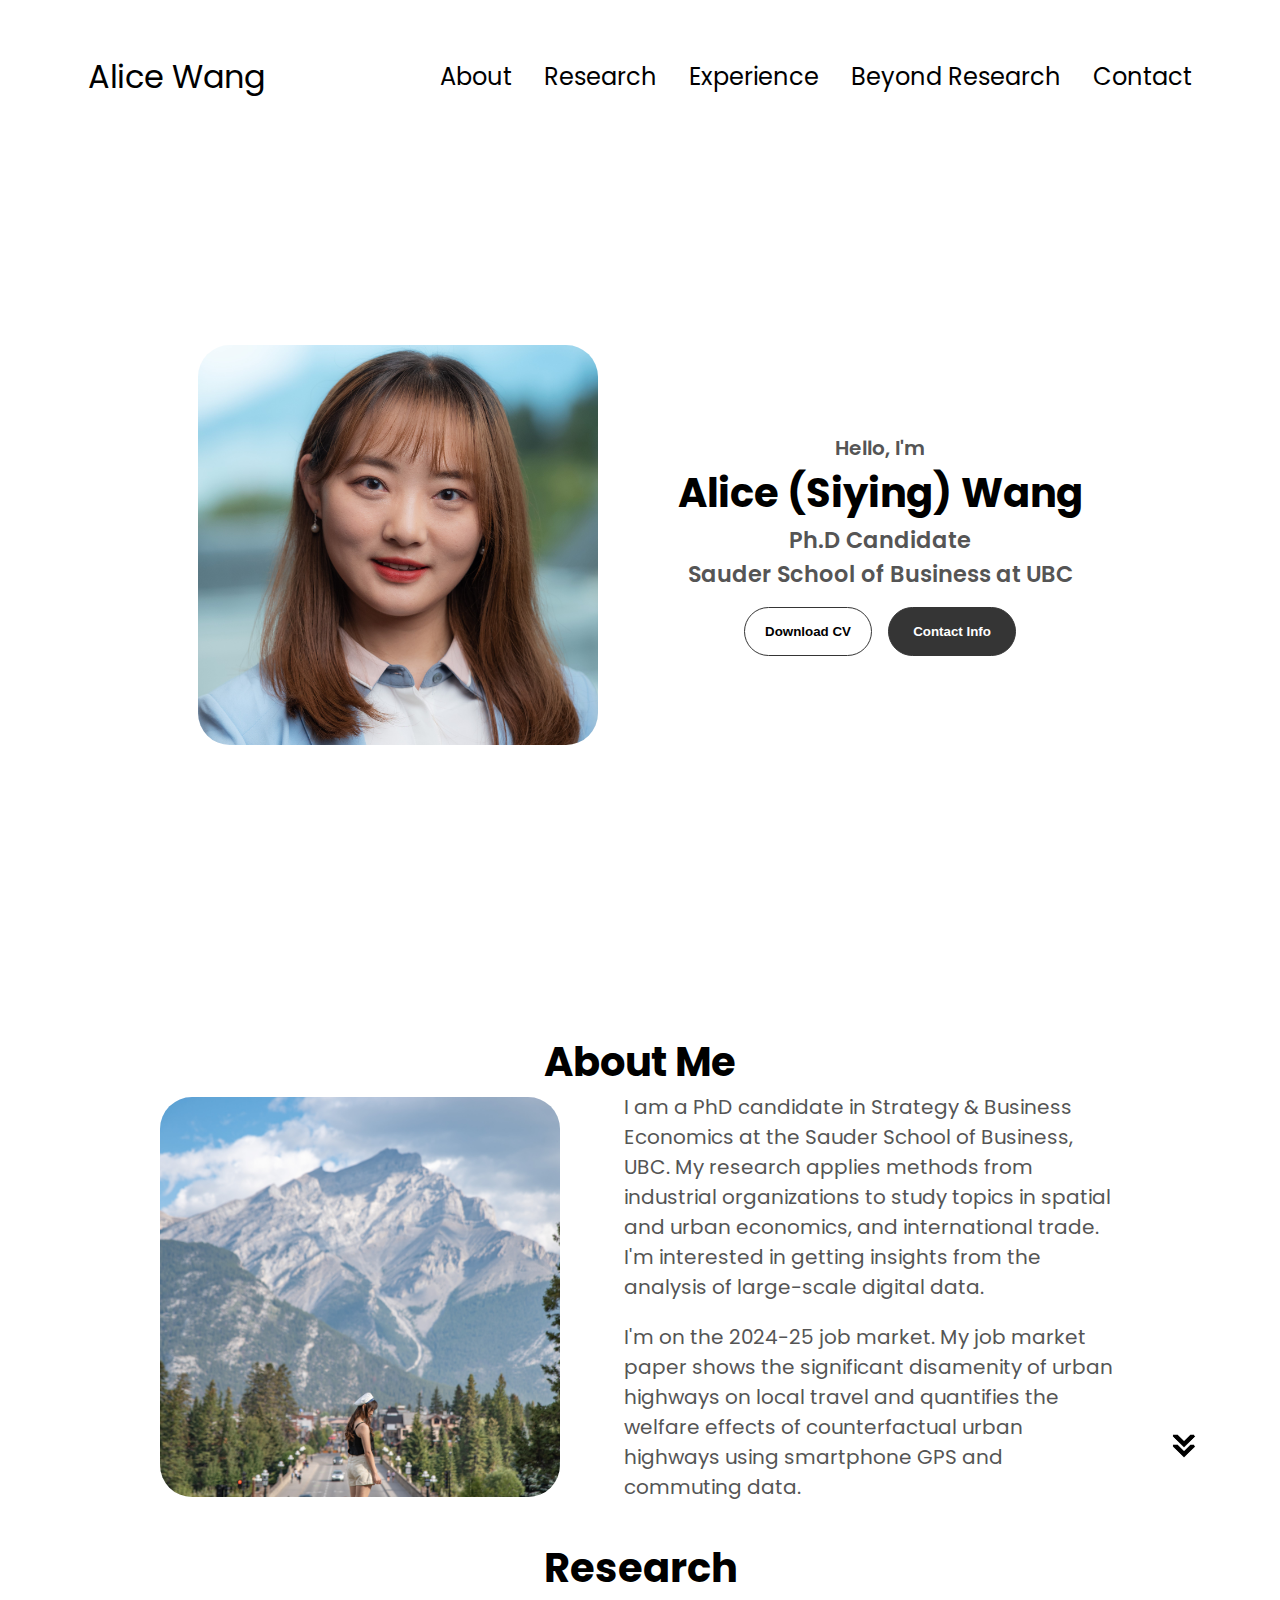
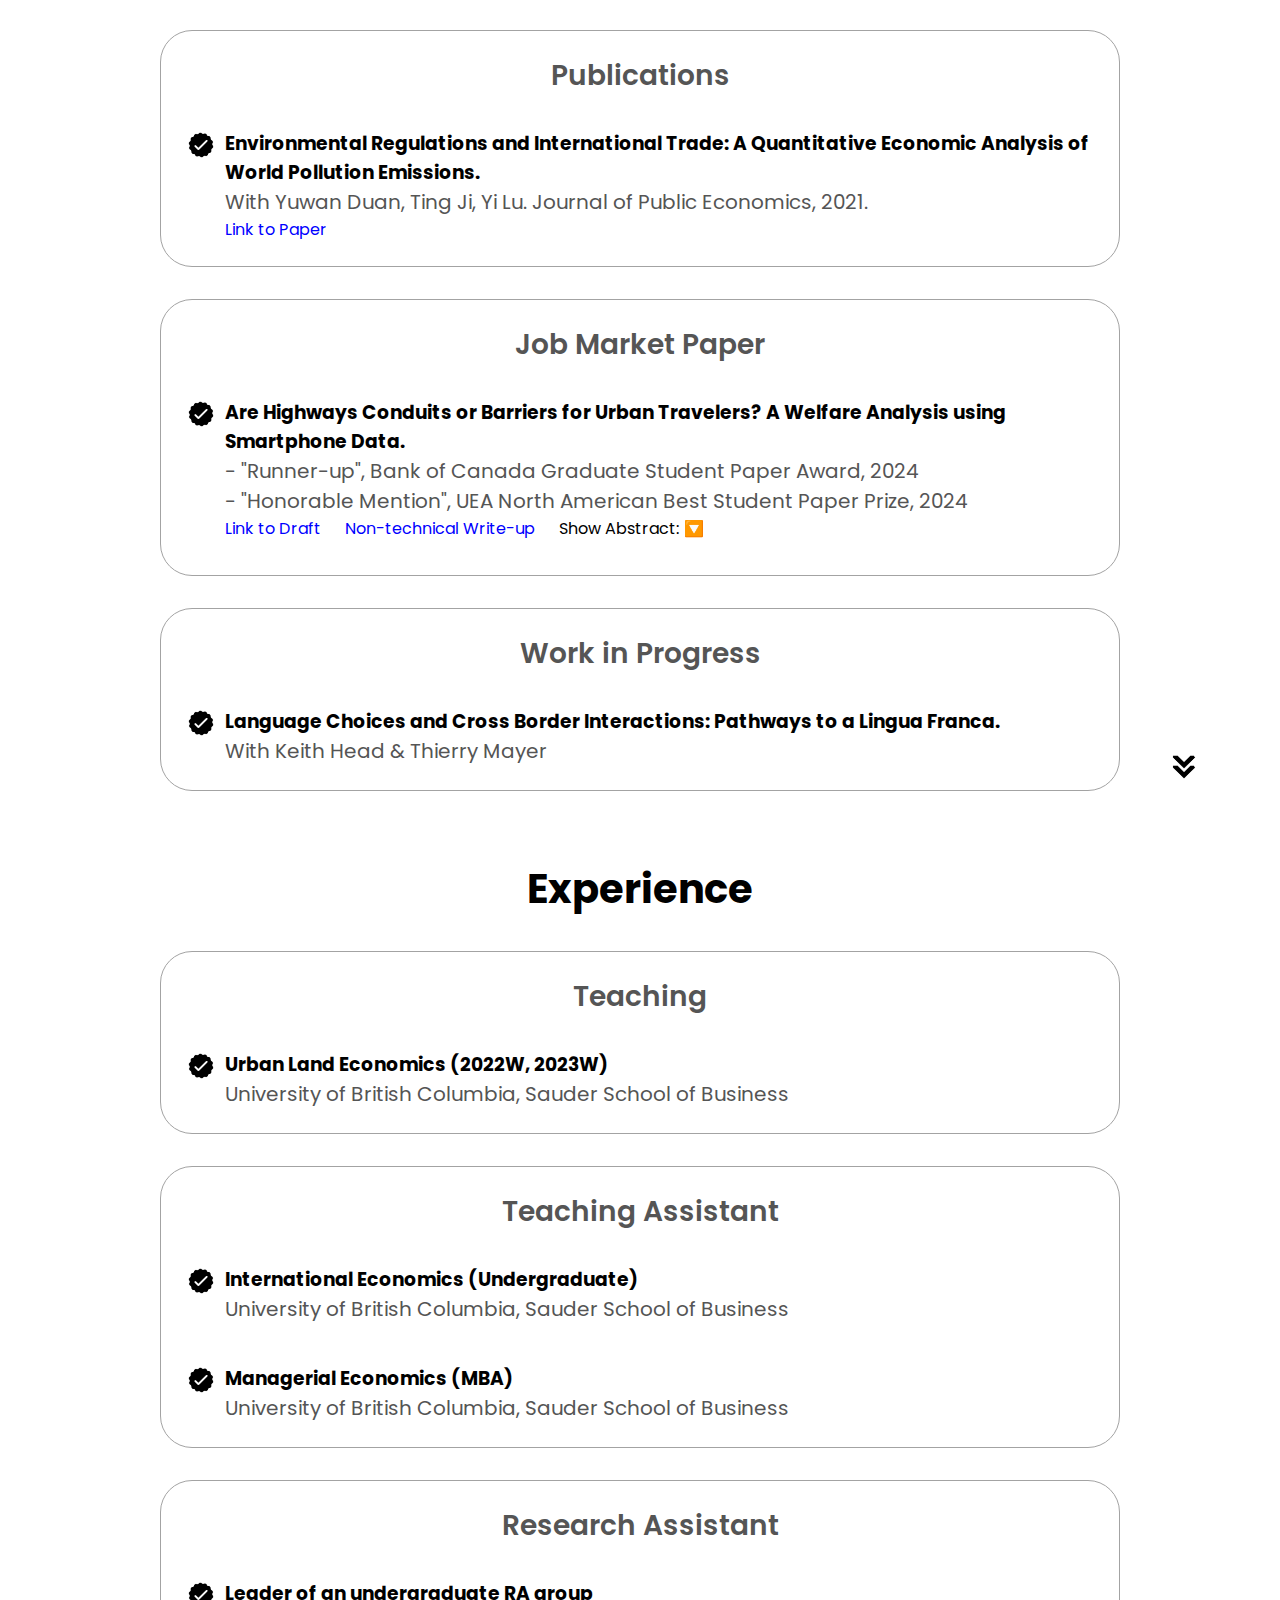
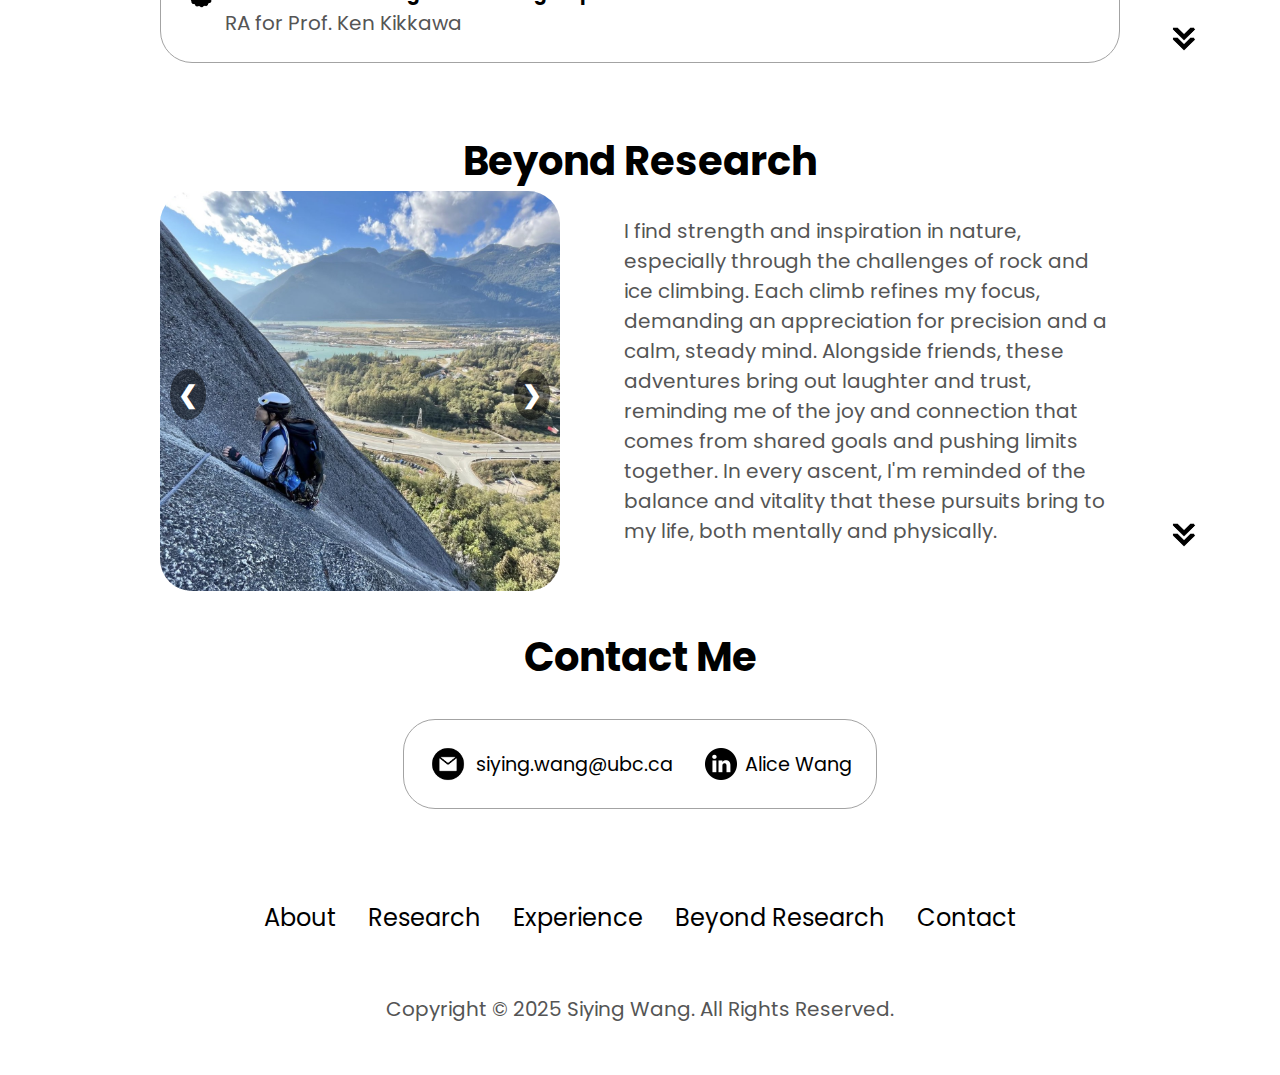
<file: index.html>
<!DOCTYPE html>
<html lang="en">
  <head>
    <meta charset="UTF-8" />
    <meta http-equiv="X-UA-Compatible" content="IE=edge" />
    <meta name="viewport" content="width=device-width, initial-scale=1.0" />
    <!-- <title>Alice Wang</title> -->
    <title>Alice Wang | Ph.D Candidate, Sauder School of Business at UBC</title>
    <meta
      name="description"
      content="Alice Wang, a Ph.D. candidate at UBC Sauder School of Business, 
      researching spatial and urban economics. Explore my research and contact details here."
    />
    <link rel="icon" type="image/png" href="./assets/ice cream.png" />
    <link rel="stylesheet" href="style.css" />
    <link rel="stylesheet" href="mediaqueries.css" />
  </head>
  <body>
    <nav id="desktop-nav">
      <div class="logo">Alice Wang</div>
      <div>
        <ul class="nav-links">
          <li><a href="#about">About</a></li>
          <li><a href="#Research">Research</a></li>
          <li><a href="#Experience">Experience</a></li>
          <li><a href="#BeyondResearch">Beyond Research</a></li>
          <li><a href="#contact">Contact</a></li>
        </ul>
      </div>
    </nav>
    <nav id="hamburger-nav">
      <div class="logo">Alice Wang</div>
      <div class="hamburger-menu">
        <div class="hamburger-icon" onclick="toggleMenu()">
          <span></span>
          <span></span>
          <span></span>
        </div>
        <div class="menu-links">
          <li><a href="#about" onclick="toggleMenu()">About</a></li>
          <li><a href="#Research" onclick="toggleMenu()">Research</a></li>
          <li><a href="#Experience" onclick="toggleMenu()">Experience</a></li>
          <li>
            <a href="#BeyondResearch" onclick="toggleMenu()">Beyond Research</a>
          </li>
          <!-- new add -->
          <li><a href="#contact" onclick="toggleMenu()">Contact</a></li>
        </div>
      </div>
    </nav>
    <section id="profile">
      <div class="section__pic-container">
        <img
          src="./assets/Siying Wang photo sq.jpg"
          alt="Siying Wang profile picture"
          class="about-pic"
        />
      </div>
      <div class="section__text">
        <p class="section__text__p1">Hello, I'm</p>
        <h1 class="title">Alice (Siying) Wang</h1>
        <p class="section__text__p2">
          Ph.D Candidate<br />
          Sauder School of Business at UBC
        </p>
        <div class="btn-container">
          <button
            class="btn btn-color-2"
            onclick="window.open('./assets/CV_Siying_Wang.pdf')"
          >
            Download CV
          </button>
          <button class="btn btn-color-1" onclick="location.href='./#contact'">
            Contact Info
          </button>
        </div>
        <!-- <div id="socials-container">
          <img
            src="./assets/linkedin.png"
            alt="My LinkedIn profile"
            class="icon"
            onclick="location.href='https://linkedin.com/'"
          />
          <img
            src="./assets/github.png"
            alt="My Github profile"
            class="icon"
            onclick="location.href='https://github.com/'"
          />
        </div> -->
      </div>
    </section>
    <section id="about">
      <!-- <p class="section__text__p1">Get To Know More</p> -->
      <h1 class="title">About Me</h1>
      <div class="section-container">
        <div class="section__pic-container">
          <img
            src="./assets/about sq.jpg"
            alt="Profile picture"
            class="about-pic"
          />
        </div>
        <div class="about-details-container">
          <!-- <div class="about-containers">
            <div class="details-container">
              <h4 style="font-size: 18px">Ph.D Candidate</h4>
              <p style="font-size: 14px">
                University of British Columbia, Sauder School of Business
              </p>
            </div>
          </div> -->
          <div class="text-container">
            <p style="margin-bottom: 20px">
              I am a PhD candidate in Strategy & Business Economics at the
              Sauder School of Business, UBC. My research applies methods from
              industrial organizations to study topics in spatial and urban
              economics, and international trade. I'm interested in getting
              insights from the analysis of large-scale digital data.
            </p>
            <p>
              I'm on the 2024-25 job market. My job market paper shows the
              significant disamenity of urban highways on local travel and
              quantifies the welfare effects of counterfactual urban highways
              using smartphone GPS and commuting data.
            </p>
          </div>
        </div>
      </div>
      <img
        src="./assets/arrow.png"
        alt="Arrow icon"
        class="icon arrow"
        onclick="location.href='./#Research'"
      />
    </section>
    <section id="Research">
      <!-- <p class="section__text__p1">Explore My</p> -->
      <h1 class="title">Research</h1>
      <div class="Research-details-container">
        <div class="Research-containers">
          <div class="details-container">
            <h2 class="Research-sub-title">Publications</h2>
            <div class="article-container">
              <article>
                <img
                  src="./assets/checkmark.png"
                  alt="Research icon"
                  class="icon"
                />
                <div>
                  <h3>
                    Environmental Regulations and International Trade: A
                    Quantitative Economic Analysis of World Pollution Emissions.
                  </h3>
                  <p>
                    With Yuwan Duan, Ting Ji, Yi Lu. Journal of Public
                    Economics, 2021.
                  </p>
                  <a
                    href="https://doi.org/10.1016/j.jpubeco.2021.104521"
                    class="custom-link"
                    >Link to Paper</a
                  >
                </div>
              </article>
            </div>
          </div>
          <div class="details-container">
            <h2 class="Research-sub-title">Job Market Paper</h2>
            <div class="article-container">
              <article>
                <img
                  src="./assets/checkmark.png"
                  alt="Research icon"
                  class="icon"
                />
                <div>
                  <h3>
                    Are Highways Conduits or Barriers for Urban Travelers? A
                    Welfare Analysis using Smartphone Data.
                  </h3>
                  <p>
                    - "Runner-up", Bank of Canada Graduate Student Paper Award,
                    2024
                  </p>
                  <p>
                    - "Honorable Mention", UEA North American Best Student Paper
                    Prize, 2024
                  </p>
                  <a
                    class="custom-link"
                    id="link-to-paper"
                    onclick="window.open('./assets/JMP_Draft.pdf')"
                  >
                    Link to Draft
                  </a>
                  <a
                    class="custom-link"
                    id="link-to-paper"
                    onclick="window.open('./assets/JMP Write-up.pdf')"
                  >
                    Non-technical Write-up
                  </a>
                  <input type="checkbox" id="toggle" class="toggle-checkbox" />
                  <label for="toggle" class="clickable-label"
                    >Show Abstract:</label
                  >
                  <!-- "clickable-label" -->
                  <div class="content">
                    <p>
                      This paper uses smartphone GPS data to study the impact of
                      highways on intracity non-work travel within the Seattle
                      MSA. Using a discrete choice framework, I show that
                      destinations that are accessed by traveling on or across a
                      highway are visited 17% less than other destinations,
                      ceteris paribus. This effect is non-linear in travel
                      distance and is especially significant for short trips by
                      travelers in urbanized zones. I then quantify the welfare
                      effects of two counterfactual scenarios with alternative
                      highway systems using a quantitative urban model that
                      incorporates non-work travel. I find that welfare
                      increases by 10.2% if the urban highways are replaced with
                      an underground system and by 9.0% if they are replaced
                      with primary surface roads. For both exercises, residents
                      in the urban core benefit from amenity improvements,
                      albeit at the cost of reduced amenities in suburban zones.
                    </p>
                  </div>
                </div>
              </article>
            </div>
          </div>
          <div class="details-container">
            <h2 class="Research-sub-title">Work in Progress</h2>
            <div class="article-container">
              <article>
                <img
                  src="./assets/checkmark.png"
                  alt="Research icon"
                  class="icon"
                />
                <div>
                  <h3>
                    Language Choices and Cross Border Interactions: Pathways to
                    a Lingua Franca.
                  </h3>
                  <p>With Keith Head & Thierry Mayer</p>
                </div>
              </article>
            </div>
          </div>
        </div>
      </div>
      <img
        src="./assets/arrow.png"
        alt="Arrow icon"
        class="icon arrow"
        onclick="location.href='./#Experience'"
      />
    </section>
    <section id="Experience">
      <!-- <p class="section__text__p1">Browse My Recent</p> -->
      <h1 class="title">Experience</h1>
      <div class="Research-details-container">
        <div class="Research-containers">
          <div class="details-container">
            <h2 class="Research-sub-title">Teaching</h2>
            <div class="article-container">
              <article>
                <img
                  src="./assets/checkmark.png"
                  alt="Research icon"
                  class="icon"
                />
                <div>
                  <h3>Urban Land Economics (2022W, 2023W)</h3>
                  <p>
                    University of British Columbia, Sauder School of Business
                  </p>
                </div>
              </article>
            </div>
          </div>
          <div class="details-container">
            <h2 class="Research-sub-title">Teaching Assistant</h2>
            <div class="article-container">
              <article>
                <img
                  src="./assets/checkmark.png"
                  alt="Research icon"
                  class="icon"
                />
                <div>
                  <h3>International Economics (Undergraduate)</h3>
                  <p>
                    University of British Columbia, Sauder School of Business
                  </p>
                </div>
              </article>
              <article>
                <img
                  src="./assets/checkmark.png"
                  alt="Research icon"
                  class="icon"
                />
                <div>
                  <h3>Managerial Economics (MBA)</h3>
                  <p>
                    University of British Columbia, Sauder School of Business
                  </p>
                </div>
              </article>
            </div>
          </div>
          <div class="details-container">
            <h2 class="Research-sub-title">Research Assistant</h2>
            <div class="article-container">
              <article>
                <img
                  src="./assets/checkmark.png"
                  alt="Research icon"
                  class="icon"
                />
                <div>
                  <h3>Leader of an undergraduate RA group</h3>
                  <p>RA for Prof. Ken Kikkawa</p>
                </div>
              </article>
            </div>
          </div>
        </div>
      </div>
      <img
        src="./assets/arrow.png"
        alt="Arrow icon"
        class="icon arrow"
        onclick="location.href='./#BeyondResearch'"
      />
    </section>

    <!-- new BeyondResearch section -->
    <section id="BeyondResearch">
      <h1 class="title">Beyond Research</h1>
      <div class="section-container">
        <!-- <div class="section__pic-container">
          <img src="./assets/climbing.jpg" alt="Climbing" class="about-pic" />
        </div> -->
        <div class="section__pic-container slideshow-container">
          <!-- Slide Images -->
          <div class="mySlides fade">
            <img
              src="./assets/climbing1.jpg"
              alt="Climbing Photo 1"
              class="slide-pic"
            />
          </div>
          <div class="mySlides fade">
            <img
              src="./assets/climbing2.jpg"
              alt="Climbing Photo 2"
              class="slide-pic"
            />
          </div>
          <div class="mySlides fade">
            <img
              src="./assets/climbing3.jpg"
              alt="Climbing Photo 3"
              class="slide-pic"
            />
          </div>
          <!-- Navigation Buttons -->
          <a class="prev" onclick="plusSlides(-1)">&#10094;</a>
          <a class="next" onclick="plusSlides(1)">&#10095;</a>
        </div>

        <div class="about-details-container">
          <div class="text-container">
            <p style="margin-bottom: 20px">
              I find strength and inspiration in nature, especially through the
              challenges of rock and ice climbing. Each climb refines my focus,
              demanding an appreciation for precision and a calm, steady mind.
              Alongside friends, these adventures bring out laughter and trust,
              reminding me of the joy and connection that comes from shared
              goals and pushing limits together. In every ascent, I'm reminded
              of the balance and vitality that these pursuits bring to my life,
              both mentally and physically.
            </p>
          </div>
        </div>
      </div>
      <img
        src="./assets/arrow.png"
        alt="Arrow icon"
        class="icon arrow"
        onclick="location.href='./#contact'"
      />
    </section>
    <!-- new BeyondResearch section -->

    <section id="contact">
      <!-- <p class="section__text__p1">Get in Touch</p> -->
      <h1 class="title">Contact Me</h1>
      <div class="contact-info-upper-container">
        <div class="contact-info-container">
          <img
            src="./assets/email.png"
            alt="Email icon"
            class="icon contact-icon email-icon"
          />
          <p><a href="mailto:siying.wang@ubc.ca">siying.wang@ubc.ca</a></p>
        </div>
        <div class="contact-info-container">
          <img
            src="./assets/linkedin.png"
            alt="LinkedIn icon"
            class="icon contact-icon"
          />
          <p>
            <a href="https://www.linkedin.com/in/alice-wang-3b35a3130/"
              >Alice Wang</a
            >
          </p>
        </div>
      </div>
    </section>
    <footer>
      <nav>
        <div class="nav-links-container">
          <ul class="nav-links">
            <li><a href="#about">About</a></li>
            <li><a href="#Research">Research</a></li>
            <li><a href="#Experience">Experience</a></li>
            <li><a href="#BeyondResearch">Beyond Research</a></li>
            <!-- New Link in Footer -->
            <li><a href="#contact">Contact</a></li>
          </ul>
        </div>
      </nav>
      <p>Copyright &#169; 2025 Siying Wang. All Rights Reserved.</p>
    </footer>
    <script src="script.js"></script>
  </body>
</html>
</file>
<file: style.css>
/* GENERAL */

@import url("https://fonts.googleapis.com/css2?family=Poppins:wght@300;400;500;600&display=swap");

/* test */

#link-to-paper {
  margin-right: 20px; /* Adjust the right margin of the link */
}

/* .clickable-label {
  margin-left: 20px; /* Adjust the left margin of the label 
} 
*/

/* test */

* {
  margin: 0;
  padding: 0;
}

body {
  font-family: "Poppins", sans-serif;
}

html {
  scroll-behavior: smooth;
}

p {
  color: rgb(85, 85, 85);
  font-size: 20px; /* Set your desired font size */
}

/* TRANSITION */

a,
.btn {
  transition: all 300ms ease;
}

/* DESKTOP NAV */

nav,
.nav-links {
  display: flex;
}

nav {
  justify-content: space-around;
  align-items: center;
  height: 17vh;
}

.nav-links {
  gap: 2rem;
  list-style: none;
  font-size: 1.5rem;
}

a {
  color: black;
  text-decoration: none;
  text-decoration-color: white;
}

a:hover {
  color: grey;
  text-decoration: underline;
  text-underline-offset: 1rem;
  text-decoration-color: rgb(181, 181, 181);
}

.logo {
  font-size: 2rem;
}

.logo:hover {
  cursor: default;
}

/* HAMBURGER MENU */

#hamburger-nav {
  display: none;
}

.hamburger-menu {
  position: relative;
  display: inline-block;
}

.hamburger-icon {
  display: flex;
  flex-direction: column;
  justify-content: space-between;
  height: 24px;
  width: 30px;
  cursor: pointer;
}

.hamburger-icon span {
  width: 100%;
  height: 2px;
  background-color: black;
  transition: all 0.3 ease-in-out;
}

.menu-links {
  position: absolute;
  top: 100%;
  right: 0;
  background-color: white;
  width: fit-content;
  max-height: 0;
  overflow: hidden;
  transition: all 0.3 ease-in-out;
}

.menu-links a {
  display: block;
  padding: 10px;
  text-align: center;
  font-size: 1.5rem;
  color: black;
  text-decoration: none;
  transition: all 0.3 ease-in-out;
}

.menu-links li {
  list-style: none;
}

.menu-links.open {
  max-height: 300px;
}

.hamburger-icon.open span:first-child {
  transform: rotate(45deg) translate(10px, 5px);
}

.hamburger-icon.open span:nth-child(2) {
  opacity: 0;
}

.hamburger-icon.open span:last-child {
  transform: rotate(-45deg) translate(10px, -5px);
}

.hamburger-icon span:first-child {
  transform: none;
}

.hamburger-icon span:first-child {
  opacity: 1;
}

.hamburger-icon span:first-child {
  transform: none;
}

/* SECTIONS */

section {
  padding-top: 4vh;
  min-height: 96vh;
  margin: 0 10rem;
  box-sizing: border-box;
  min-height: fit-content;
}

.section-container {
  display: flex;
}

/* PROFILE SECTION */

#profile {
  display: flex;
  justify-content: center;
  gap: 5rem;
  height: 80vh;
}

.section__pic-container {
  display: flex;
  height: 400px;
  width: 400px;
  margin: auto 0;
}

.section__text {
  align-self: center;
  text-align: center;
}

.section__text p {
  font-weight: 600;
}

.section__text__p1 {
  text-align: center;
}

.section__text__p2 {
  font-size: 1.4rem;
  margin-bottom: 1rem;
}

.title {
  font-size: 2.5rem;
  text-align: center;
}

#socials-container {
  display: flex;
  justify-content: center;
  margin-top: 1rem;
  gap: 1rem;
}

/* ICONS */

.icon {
  cursor: pointer;
  height: 2rem;
}

/* BUTTONS */

.btn-container {
  display: flex;
  justify-content: center;
  gap: 1rem;
}

.btn {
  font-weight: 600;
  transition: all 300ms ease;
  padding: 1rem;
  width: 8rem;
  border-radius: 2rem;
}

.btn-color-1,
.btn-color-2 {
  border: rgb(53, 53, 53) 0.1rem solid;
}

.btn-color-1:hover,
.btn-color-2:hover {
  cursor: pointer;
}

.btn-color-1,
.btn-color-2:hover {
  background: rgb(53, 53, 53);
  color: white;
}

.btn-color-1:hover {
  background: rgb(0, 0, 0);
}

.btn-color-2 {
  background: none;
}

.btn-color-2:hover {
  border: rgb(255, 255, 255) 0.1rem solid;
}

.btn-container {
  gap: 1rem;
}

/* ABOUT SECTION */

#about {
  position: relative;
}

.about-containers {
  gap: 2rem;
  margin-bottom: 2rem;
  margin-top: 2rem;
  /* flex-direction: column; */
}

.about-details-container {
  justify-content: center;
  flex-direction: column;
}

.about-containers,
.about-details-container {
  display: flex;
}

.about-pic {
  border-radius: 2rem;
}

.arrow {
  position: absolute;
  right: -5rem;
  bottom: 2.5rem;
}

.details-container {
  padding: 1.5rem;
  flex: 1;
  background: white;
  border-radius: 2rem;
  border: rgb(53, 53, 53) 0.1rem solid;
  border-color: rgb(163, 163, 163);
  text-align: center;
}

.section-container {
  gap: 4rem;
  height: 80%;
}

.section__pic-container {
  height: 400px;
  width: 400px;
  margin: auto 0;
}

/* RESEARCH SECTION */

#Research {
  position: relative;
}

#Experience {
  position: relative;
}

#BeyondResearch {
  position: relative;
}

.custom-link {
  color: blue; /* Default color */
  text-decoration: none; /* Remove underline */
  cursor: pointer; /* Changes the cursor to a hand (pointer) */
}

.custom-link:hover {
  color: red; /* Change color on hover */
}

.Research-containers {
  gap: 2rem;
  margin-bottom: 2rem;
  margin-top: 2rem;
  flex-direction: column;
  display: flex;
}

.Research-sub-title {
  color: rgb(85, 85, 85);
  font-weight: 600;
  font-size: 1.75rem;
  margin-bottom: 2rem;
}

.Research-details-container {
  display: flex;
  justify-content: normal;
  flex-direction: column;
}

.article-container {
  display: flex;
  text-align: initial;
  flex-wrap: wrap;
  flex-direction: column;
  gap: 2.5rem;
  justify-content: normal;
}

article {
  display: flex;
  width: fit-content;
  justify-content: space-around;
  gap: 0.5rem;
}

article .icon {
  cursor: default;
}

/* collapsible text */
#toggle {
  display: none; /* Hide the checkbox */
}

#toggle + label {
  cursor: pointer; /* Make the label clickable */
}

.content {
  margin-top: 10px; /* Adjust this value to control the space between the label and the text body */
  max-height: 0;
  overflow: hidden;
  transition: max-height 0.5s ease; /* Smooth transition */
}

#toggle:checked + label + .content {
  max-height: 3000px;
  /* height: auto; doesn't work */
}

/* clickable collapse */
.clickable-label {
  cursor: pointer;
  color: #000000;
  transition: color 0.3s;
}

.clickable-label:hover {
  color: #0056b3;
}

.clickable-label:active,
.clickable-label:focus {
  color: #003580;
}

.clickable-label::after {
  content: "🔽"; /* Default icon */
  padding-left: 5px; /* Space between text and icon */
}

.toggle-checkbox:checked + .clickable-label::after {
  content: "🔼"; /* Changes icon when checkbox is checked */
}

/* PROJECTS SECTION */

#projects {
  position: relative;
}

.color-container {
  border-color: rgb(163, 163, 163);
  background: rgb(250, 250, 250);
}

.project-img {
  border-radius: 2rem;
  width: 90%;
  height: 90%;
}

.project-title {
  margin: 1rem;
  color: black;
}

.project-btn {
  color: black;
  border-color: rgb(163, 163, 163);
}

/* CONTACT */

#contact {
  display: flex;
  justify-content: center;
  flex-direction: column;
  height: 70vh;
}

.contact-info-upper-container {
  display: flex;
  justify-content: center;
  border-radius: 2rem;
  border: rgb(53, 53, 53) 0.1rem solid;
  border-color: rgb(163, 163, 163);
  background: (250, 250, 250);
  margin: 2rem auto;
  padding: 0.5rem;
}

.contact-info-container {
  display: flex;
  align-items: center;
  justify-content: center;
  gap: 0.5rem;
  margin: 1rem;
}

.contact-info-container p {
  font-size: larger;
}

.contact-icon {
  cursor: default;
}

.email-icon {
  height: 2.5rem;
}

/* FOOTER SECTION */

footer {
  height: 26vh;
  margin: 0 1rem;
}

footer p {
  text-align: center;
}




/* Slideshow container ++++++++++++++++++++++++++++++++++++++++++++++*/
/* Slideshow container for fixed size */
.slideshow-container{
  position: relative;
  width: 400px;
  height: 400px;
  margin: auto;
  border-radius: 2rem;
  /* overflow: hidden; */
}

/* Ensure images fill the square container without distortion */
.slide-pic{
  width: 400px;
  height: 400px;
  object-fit: cover;
  border-radius: 2rem; /* Matches the style of About section images */
}

/* Previous and Next Buttons */
.prev, .next {
  cursor: pointer;
  position: absolute;
  top: 50%;
  padding: 8px;
  margin-top: -22px;
  color: white;
  font-weight: bold;
  font-size: 24px;
  transition: 0.3s;
  user-select: none;
  border-radius: 50%;
  background-color: rgba(0, 0, 0, 0.5);
}

.prev {
  left: 10px;
}

.next {
  right: 10px;
}

/* Button Hover Effects */
.prev:hover, .next:hover {
  background-color: rgba(0, 0, 0, 0.8);
}
</file>
<file: mediaqueries.css>
@media screen and (max-width: 1400px) {
  #profile {
    height: 83vh;
    margin-bottom: 6rem;
  }
  .about-containers {
    flex-wrap: wrap;
  }
  #contact,
  #projects {
    height: fit-content;
  }
}

@media screen and (max-width: 1200px) {
  #desktop-nav {
    display: none;
  }
  #hamburger-nav {
    display: flex;
  }
  #Research,
  .Research-details-container {
    margin-top: 2rem;
  }
  #profile,
  .section-container {
    display: block;
  }
  .arrow {
    display: none;
  }
  section,
  .section-container {
    height: fit-content;
  }
  section {
    margin: 0 5%;
  }
  .section__pic-container, .slideshow-container,.slide-pic {
    width: 275px;
    height: 275px;
    margin: 0 auto 2rem;
  }
  .about-containers {
    margin-top: 0;
  }
}

@media screen and (max-width: 600px) {
  #contact,
  footer {
    height: 40vh;
  }
  #profile {
    height: 83vh;
    margin-bottom: 0;
  }
  article {
    font-size: 1rem;
  }
  footer nav {
    height: fit-content;
    margin-bottom: 2rem;
  }
  .about-containers,
  .contact-info-upper-container,
  .btn-container {
    flex-wrap: wrap;
  }
  .contact-info-container {
    margin: 0;
  }
  .contact-info-container p,
  .nav-links li a {
    font-size: 1rem;
  }
  .Research-sub-title {
    font-size: 1.25rem;
  }
  .logo {
    font-size: 1.5rem;
  }
  .nav-links {
    flex-direction: column;
    gap: 0.5rem;
    text-align: center;
  }
  .section__pic-container, .slideshow-container,.slide-pic {
    width: auto;
    height: 46vw;
    justify-content: center;
  }
  .section__text__p2 {
    font-size: 1.25rem;
  }
  .title {
    font-size: 2rem;
  }
  .text-container {
    text-align: justify;
  }
}
</file>
